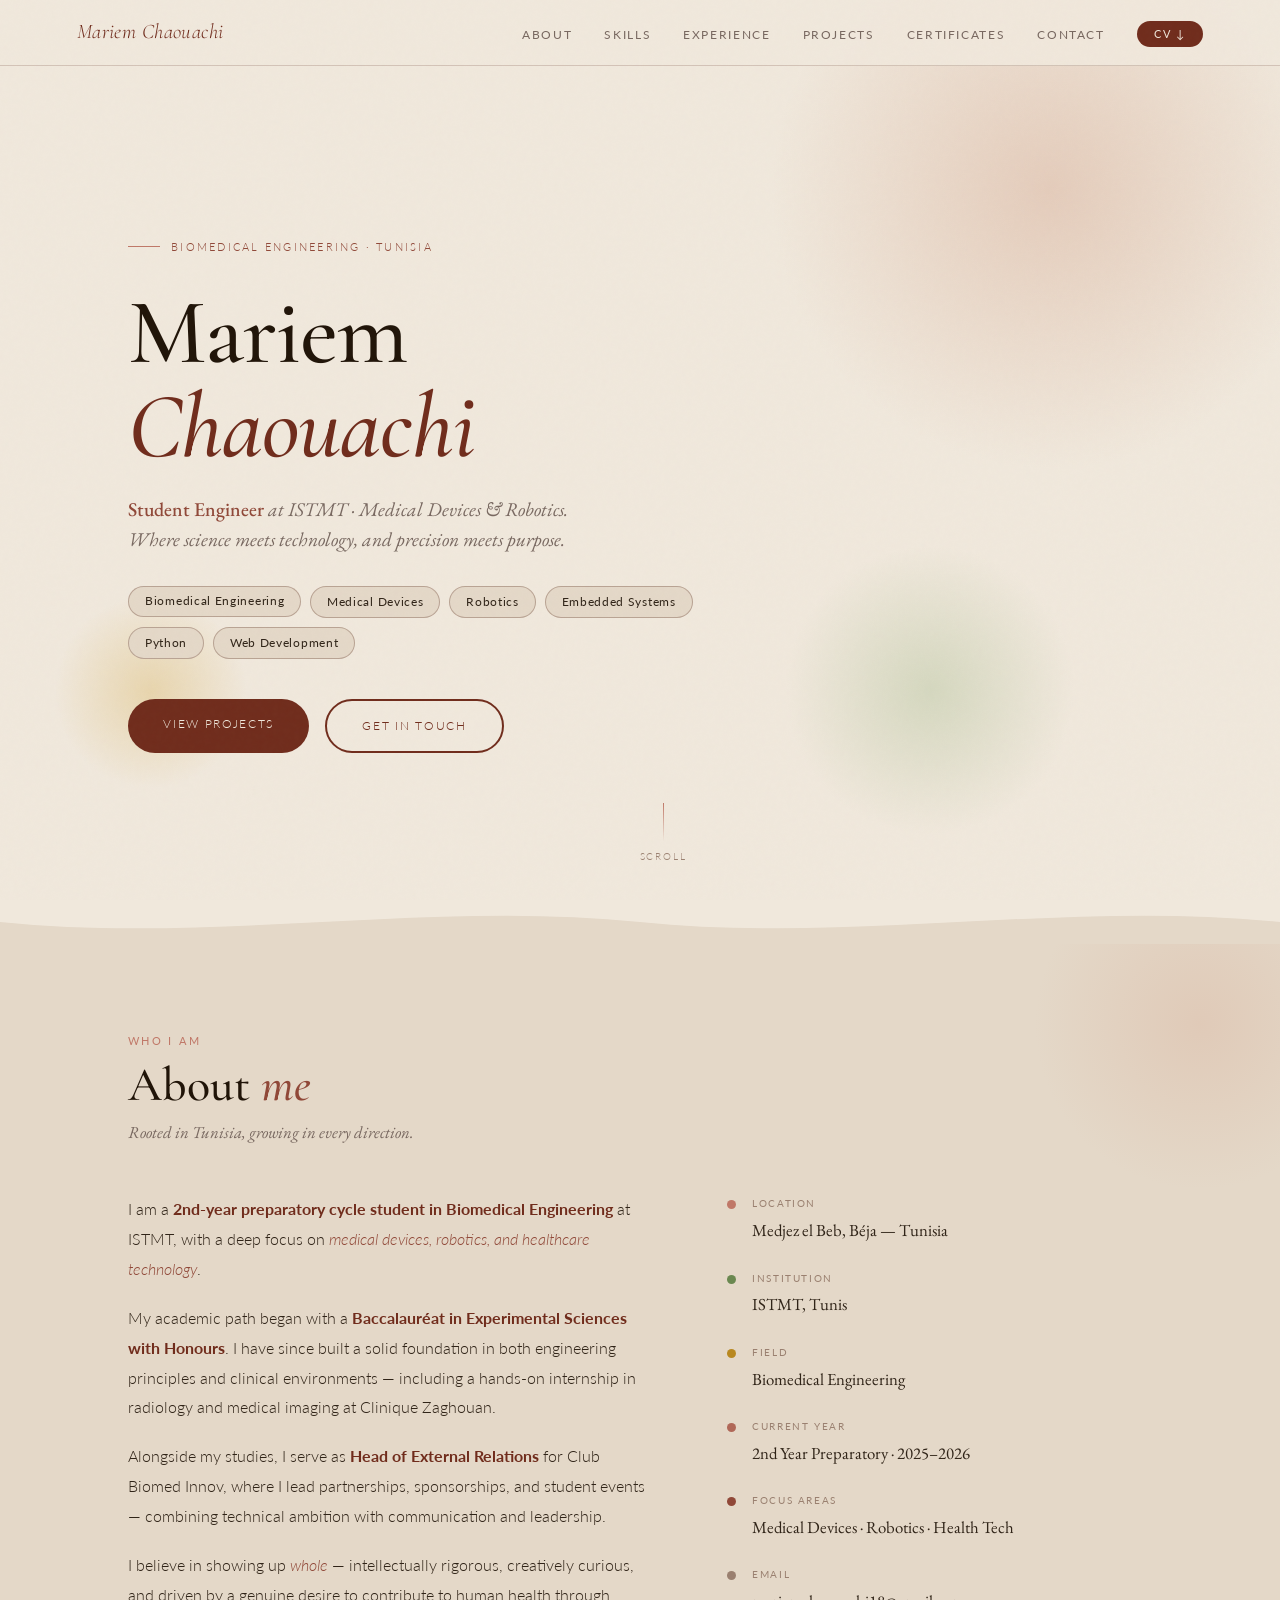
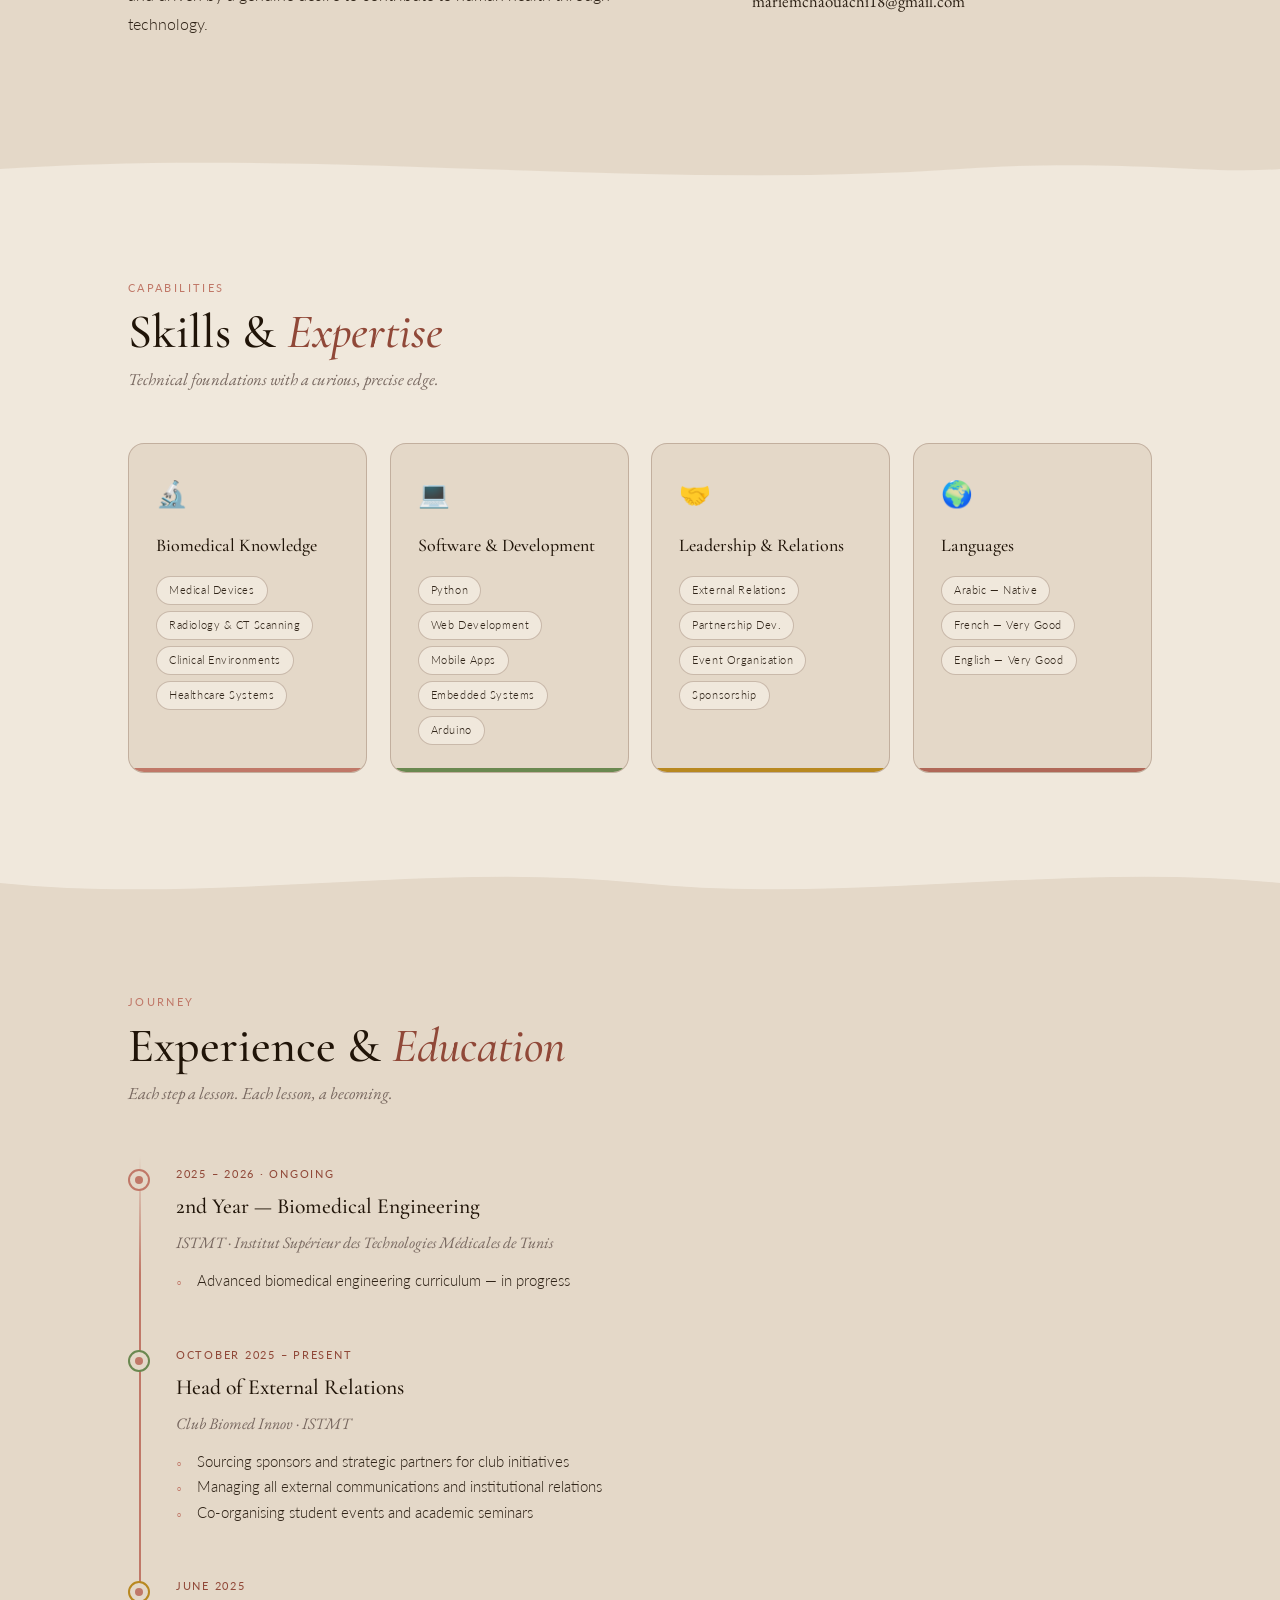
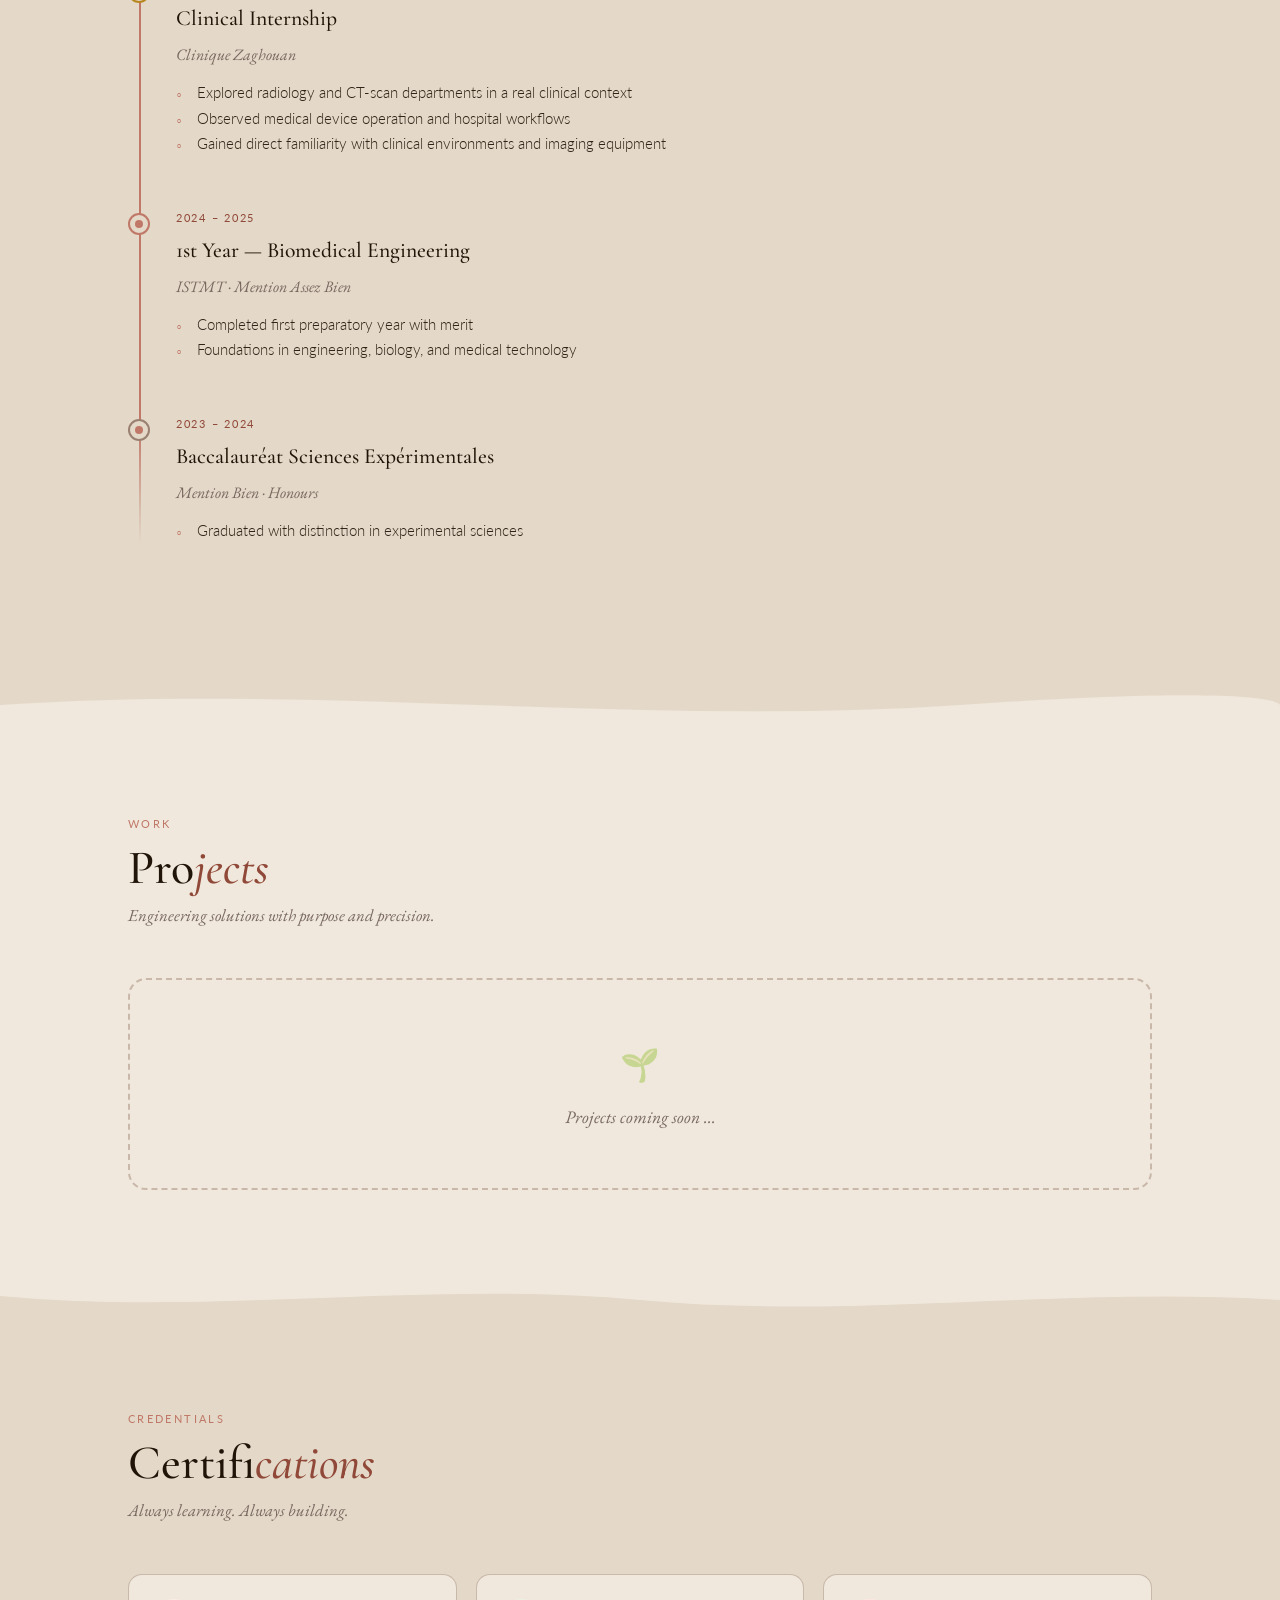
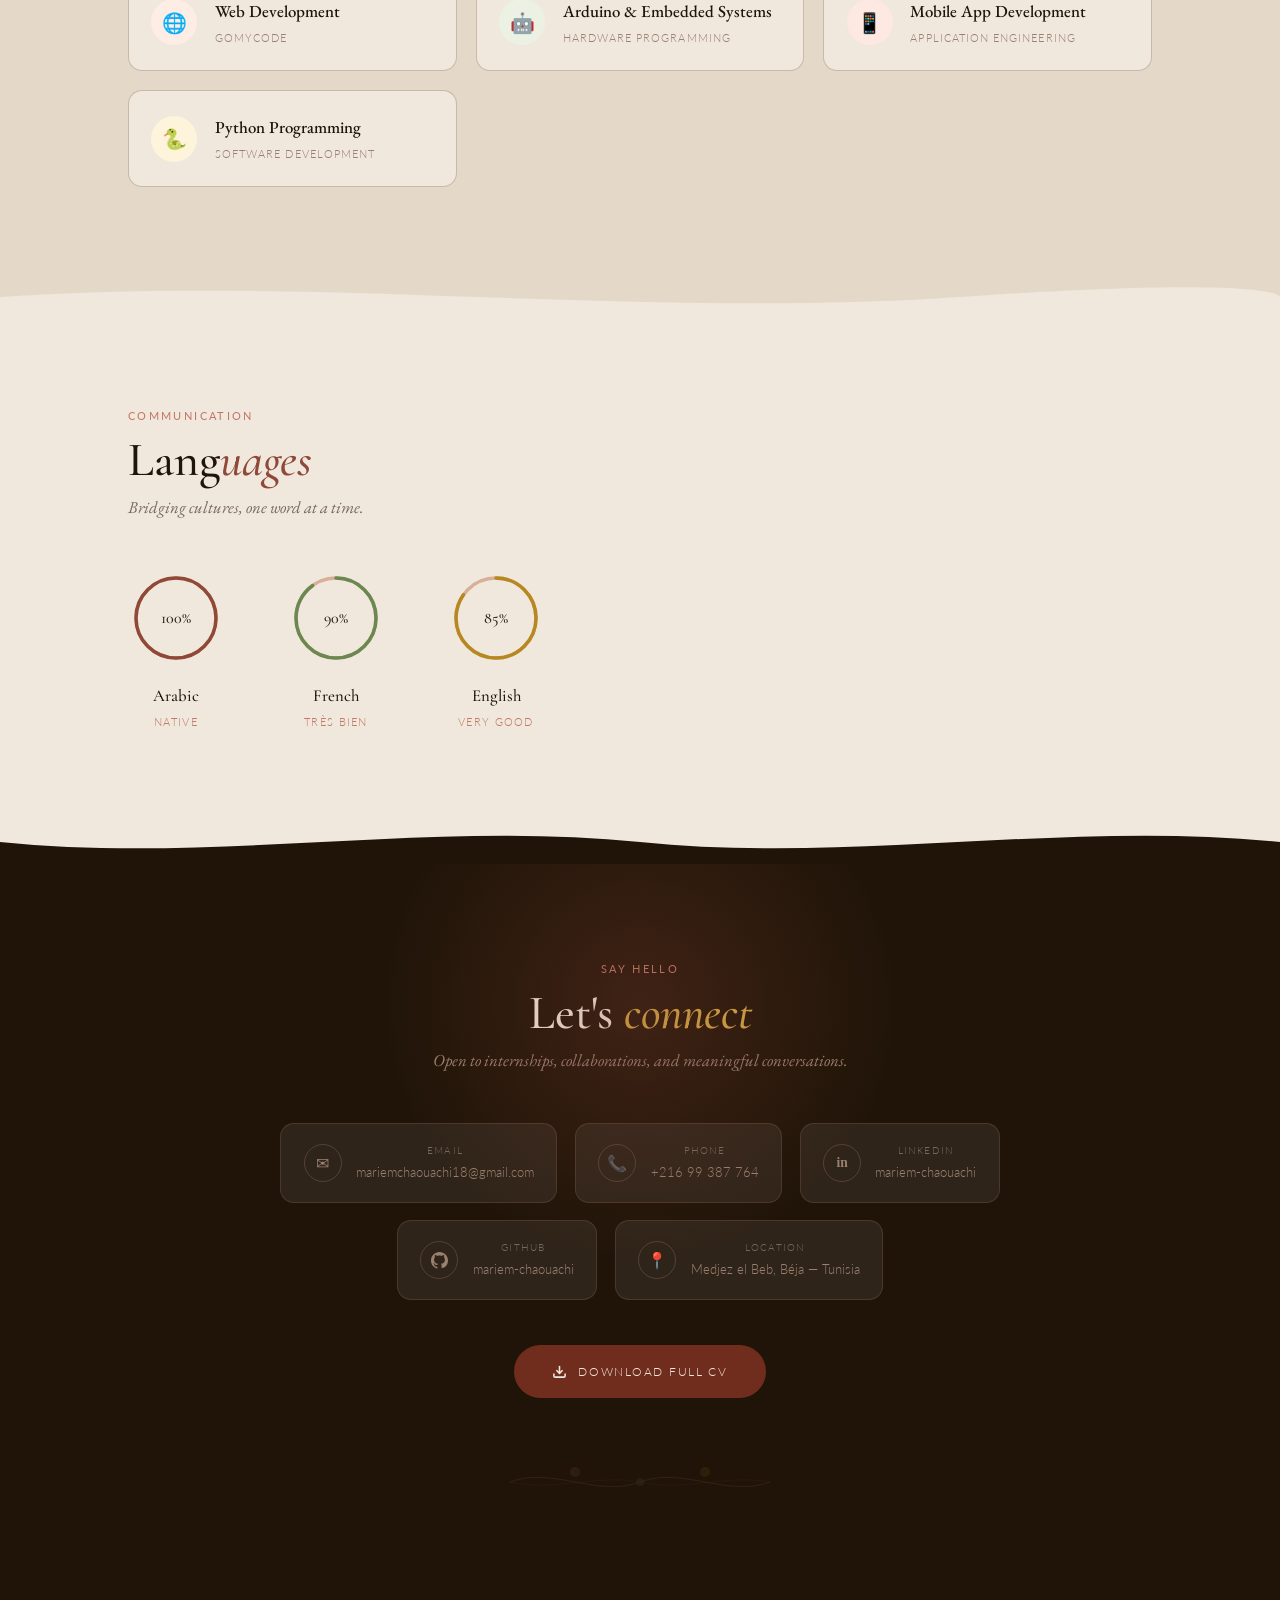
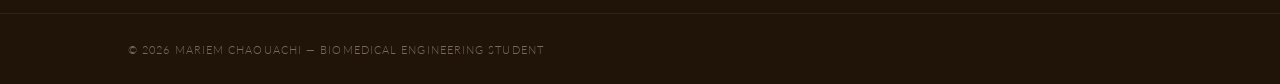
<file: portfolio.html>
<!DOCTYPE html>
<html lang="en">
<head>
<meta charset="UTF-8">
<meta name="viewport" content="width=device-width, initial-scale=1.0">
<title>Mariem Chaouachi — Biomedical Engineering</title>
<link href="https://fonts.googleapis.com/css2?family=Cormorant+Garamond:ital,wght@0,400;0,500;0,600;1,400;1,500&family=EB+Garamond:ital,wght@0,400;0,500;1,400&family=Lato:wght@300;400;700&display=swap" rel="stylesheet">
<style>
:root{
  --cream:#F0E8DC;--parchment:#E4D8C8;--blush:#D8B09A;
  --dusty-rose:#C07868;--mauve:#904838;--mauve-deep:#702C1C;
  --sage-light:#A8BC90;--sage:#6A8850;--olive:#506838;
  --honey:#B88820;--honey-light:#D4A840;--terracotta:#B06858;
  --mushroom:#9A8070;--stone:#786860;--charcoal:#302418;--ink:#201408;
}
*{margin:0;padding:0;box-sizing:border-box;}
html{scroll-behavior:smooth;}
body{background:var(--cream);color:var(--charcoal);font-family:'Lato',sans-serif;font-weight:300;overflow-x:hidden;line-height:1.75;}
body::after{content:'';position:fixed;inset:0;background-image:url("data:image/svg+xml,%3Csvg viewBox='0 0 200 200' xmlns='http://www.w3.org/2000/svg'%3E%3Cfilter id='n'%3E%3CfeTurbulence type='fractalNoise' baseFrequency='0.85' numOctaves='4' stitchTiles='stitch'/%3E%3C/filter%3E%3Crect width='100%25' height='100%25' filter='url(%23n)' opacity='0.04'/%3E%3C/svg%3E");pointer-events:none;z-index:999;opacity:0.55;}

/* NAV */
nav{position:fixed;top:0;left:0;right:0;z-index:200;background:rgba(240,232,220,0.93);backdrop-filter:blur(14px);border-bottom:1.5px solid rgba(144,112,96,0.3);height:66px;padding:0 6vw;display:flex;align-items:center;justify-content:space-between;}
.nav-logo{font-family:'Cormorant Garamond',serif;font-style:italic;font-size:1.3rem;color:var(--mauve-deep);letter-spacing:0.02em;text-decoration:none;}
.nav-links{display:flex;gap:2rem;list-style:none;align-items:center;}
.nav-links a{font-size:0.73rem;letter-spacing:0.14em;text-transform:uppercase;color:var(--stone);text-decoration:none;transition:color 0.25s;font-weight:400;}
.nav-links a:hover{color:var(--mauve);}
.nav-cv{background:var(--mauve-deep)!important;color:var(--cream)!important;padding:0.4rem 1.1rem;border-radius:50px;font-size:0.7rem!important;}
.nav-cv:hover{background:var(--mauve)!important;}

/* HERO */
#hero{min-height:100vh;display:flex;align-items:center;padding:80px 10vw 0;position:relative;overflow:hidden;}
.hblob{position:absolute;border-radius:50%;pointer-events:none;}
.b1{width:580px;height:580px;right:-60px;top:-100px;background:radial-gradient(circle,#D8B09A 0%,transparent 68%);opacity:0.5;}
.b2{width:300px;height:300px;right:200px;bottom:60px;background:radial-gradient(circle,#A8BC90 0%,transparent 68%);opacity:0.38;}
.b3{width:200px;height:200px;left:4vw;bottom:12vh;background:radial-gradient(circle,#D4A840 0%,transparent 68%);opacity:0.3;}
.hero-left{position:relative;z-index:2;max-width:620px;}
.hero-eyebrow{display:inline-flex;align-items:center;gap:0.7rem;font-size:0.7rem;letter-spacing:0.2em;text-transform:uppercase;color:var(--mauve);margin-bottom:1.8rem;animation:fadeUp 0.7s ease both;}
.eyeline{width:32px;height:1px;background:var(--dusty-rose);}
h1.ht{font-family:'Cormorant Garamond',serif;font-size:clamp(3.4rem,7.5vw,5.8rem);font-weight:500;line-height:1.02;color:var(--ink);letter-spacing:-0.01em;animation:fadeUp 0.85s 0.1s ease both;}
h1.ht em{font-style:italic;color:var(--mauve-deep);}
.hero-role{font-family:'EB Garamond',serif;font-style:italic;font-size:1.22rem;color:var(--stone);margin:1.2rem 0 2rem;line-height:1.55;animation:fadeUp 1s 0.18s ease both;}
.hero-role strong{font-style:normal;color:var(--mauve);font-weight:500;}
.hero-chips{display:flex;flex-wrap:wrap;gap:0.55rem;margin-bottom:2.5rem;animation:fadeUp 1.1s 0.26s ease both;}
.chip{background:var(--parchment);border:1.5px solid rgba(144,112,96,0.5);border-radius:50px;padding:0.3rem 1rem;font-size:0.72rem;letter-spacing:0.06em;color:var(--charcoal);font-weight:400;}
.hero-cta{display:flex;gap:1rem;flex-wrap:wrap;animation:fadeUp 1.2s 0.34s ease both;}
.btn-p{background:var(--mauve-deep);color:var(--cream);padding:0.9rem 2.2rem;border:none;border-radius:50px;font-family:'Lato';font-size:0.75rem;letter-spacing:0.14em;text-transform:uppercase;text-decoration:none;transition:background 0.25s,transform 0.2s;display:inline-block;}
.btn-p:hover{background:var(--mauve);transform:translateY(-2px);}
.btn-o{background:transparent;color:var(--mauve-deep);padding:0.9rem 2.2rem;border:2px solid var(--mauve-deep);border-radius:50px;font-family:'Lato';font-size:0.75rem;letter-spacing:0.14em;text-transform:uppercase;text-decoration:none;transition:all 0.25s;display:inline-block;}
.btn-o:hover{background:var(--mauve-deep);color:var(--cream);transform:translateY(-2px);}
.hero-floral{position:absolute;right:7vw;top:50%;transform:translateY(-50%);z-index:1;opacity:0.9;animation:fadeUp 1.3s 0.5s ease both;}
.scroll-hint{position:absolute;bottom:2.2rem;left:50%;transform:translateX(-50%);display:flex;flex-direction:column;align-items:center;gap:0.4rem;font-size:0.63rem;letter-spacing:0.18em;text-transform:uppercase;color:var(--mushroom);z-index:2;animation:fadeUp 1.5s 0.8s ease both;}
.scroll-line{width:1px;height:38px;background:linear-gradient(to bottom,var(--dusty-rose),transparent);animation:sp 2s ease-in-out infinite;}
@keyframes sp{0%,100%{opacity:0.4;}50%{opacity:1;}}

/* WAVE */
.wave{width:100%;overflow:hidden;line-height:0;display:block;}
.wave svg{display:block;width:100%;}

/* SECTIONS */
section{padding:5.5rem 10vw;}
.s-label{font-size:0.67rem;letter-spacing:0.22em;text-transform:uppercase;color:var(--dusty-rose);margin-bottom:0.5rem;font-weight:400;}
.s-title{font-family:'Cormorant Garamond',serif;font-size:clamp(2rem,4vw,3rem);font-weight:500;color:var(--ink);line-height:1.1;margin-bottom:0.4rem;}
.s-title em{font-style:italic;color:var(--mauve);}
.s-sub{font-family:'EB Garamond',serif;font-style:italic;color:var(--stone);font-size:1.05rem;margin-bottom:3rem;}

/* ABOUT */
#about{background:var(--parchment);position:relative;overflow:hidden;}
#about::before{content:'';position:absolute;top:-100px;right:-100px;width:360px;height:360px;border-radius:50%;background:radial-gradient(circle,#D8B09A 0%,transparent 65%);opacity:0.35;pointer-events:none;}
.about-grid{display:grid;grid-template-columns:1.1fr 0.9fr;gap:5rem;align-items:start;}
.about-text p{font-size:0.98rem;line-height:1.9;color:var(--charcoal);margin-bottom:1.2rem;}
.about-text p strong{font-weight:700;color:var(--mauve-deep);}
.about-text p em{font-style:italic;color:var(--mauve);}
.vitals{display:flex;flex-direction:column;gap:1.5rem;}
.vital{display:flex;align-items:flex-start;gap:1rem;}
.vdot{width:9px;height:9px;border-radius:50%;margin-top:5px;flex-shrink:0;}
.vlabel{font-size:0.63rem;letter-spacing:0.16em;text-transform:uppercase;color:var(--mushroom);margin-bottom:0.2rem;font-weight:400;}
.vval{font-family:'EB Garamond',serif;font-size:1.05rem;color:var(--charcoal);}

/* SKILLS */
#skills{background:var(--cream);}
.sg{display:grid;grid-template-columns:repeat(auto-fit,minmax(220px,1fr));gap:1.4rem;margin-top:0.5rem;}
.sc{background:var(--parchment);border:1.5px solid rgba(144,112,96,0.4);border-radius:16px;padding:1.7rem;position:relative;overflow:hidden;transition:transform 0.25s,box-shadow 0.25s;}
.sc:hover{transform:translateY(-5px);box-shadow:0 14px 36px rgba(112,44,28,0.13);}
.sc-bar{position:absolute;bottom:0;left:0;right:0;height:4px;border-radius:0 0 16px 16px;}
.sc-icon{font-size:1.6rem;margin-bottom:0.9rem;}
.sc h3{font-family:'Cormorant Garamond',serif;font-size:1.12rem;font-weight:500;color:var(--ink);margin-bottom:0.9rem;}
.tags{display:flex;flex-wrap:wrap;gap:0.4rem;}
.tag{background:var(--cream);border:1px solid rgba(144,112,96,0.4);border-radius:50px;padding:0.22rem 0.75rem;font-size:0.7rem;letter-spacing:0.05em;color:var(--charcoal);}

/* TIMELINE */
#experience{background:var(--parchment);}
.timeline{position:relative;padding-top:0.5rem;}
.timeline::before{content:'';position:absolute;left:11px;top:0;bottom:0;width:1.5px;background:linear-gradient(to bottom,transparent,var(--dusty-rose) 12%,var(--dusty-rose) 88%,transparent);}
.tli{padding-left:3rem;margin-bottom:3.2rem;position:relative;opacity:0;transform:translateX(-18px);transition:all 0.55s ease;}
.tli.visible{opacity:1;transform:translateX(0);}
.tldot{position:absolute;left:0;top:5px;width:22px;height:22px;border-radius:50%;border:2px solid var(--dusty-rose);background:var(--parchment);display:flex;align-items:center;justify-content:center;}
.tldot::after{content:'';width:8px;height:8px;border-radius:50%;background:var(--dusty-rose);}
.tl-date{font-size:0.68rem;letter-spacing:0.16em;text-transform:uppercase;color:var(--mauve);margin-bottom:0.3rem;font-weight:400;}
.tl-title{font-family:'Cormorant Garamond',serif;font-size:1.35rem;font-weight:500;color:var(--ink);margin-bottom:0.2rem;}
.tl-org{font-family:'EB Garamond',serif;font-style:italic;color:var(--stone);font-size:1rem;margin-bottom:0.7rem;}
.tl-list{list-style:none;}
.tl-list li{font-size:0.91rem;color:var(--charcoal);line-height:1.75;padding-left:1.3rem;position:relative;}
.tl-list li::before{content:'◦';position:absolute;left:0;color:var(--dusty-rose);font-size:1rem;}

/* PROJECTS */
#projects{background:var(--cream);}
.pg{display:grid;grid-template-columns:repeat(auto-fit,minmax(280px,1fr));gap:1.6rem;}
.pc{background:var(--parchment);border:1.5px solid rgba(144,112,96,0.4);border-radius:18px;overflow:hidden;transition:transform 0.25s,box-shadow 0.25s;display:flex;flex-direction:column;}
.pc:hover{transform:translateY(-5px);box-shadow:0 14px 36px rgba(112,44,28,0.12);}
.pc-head{padding:1.4rem 1.5rem 1rem;border-bottom:1px solid rgba(144,112,96,0.2);display:flex;align-items:center;gap:1rem;}
.pc-icon{width:46px;height:46px;border-radius:12px;display:flex;align-items:center;justify-content:center;font-size:1.3rem;flex-shrink:0;}
.pc-name{font-family:'Cormorant Garamond',serif;font-size:1.15rem;font-weight:500;color:var(--ink);line-height:1.2;}
.pc-type{font-size:0.66rem;letter-spacing:0.12em;text-transform:uppercase;color:var(--mushroom);margin-top:0.2rem;}
.pc-body{padding:1rem 1.5rem 1.5rem;flex:1;}
.pc-body p{font-size:0.88rem;color:var(--charcoal);line-height:1.75;margin-bottom:0.9rem;}
.pc-tags{display:flex;flex-wrap:wrap;gap:0.4rem;}
.pc-tag{background:var(--cream);border:1px solid rgba(144,112,96,0.35);border-radius:50px;padding:0.2rem 0.7rem;font-size:0.68rem;letter-spacing:0.06em;color:var(--stone);}
.ph{text-align:center;padding:3.5rem 2rem;border:2px dashed rgba(144,112,96,0.4);border-radius:18px;grid-column:1/-1;}
.ph p{font-family:'EB Garamond',serif;font-style:italic;font-size:1.1rem;color:var(--stone);margin-top:0.6rem;}

/* CERTS */
#certifications{background:var(--parchment);}
.certg{display:grid;grid-template-columns:repeat(auto-fit,minmax(250px,1fr));gap:1.2rem;margin-top:0.5rem;}
.certc{background:var(--cream);border:1.5px solid rgba(144,112,96,0.4);border-radius:14px;padding:1.4rem;display:flex;align-items:center;gap:1.1rem;transition:transform 0.22s,box-shadow 0.22s;}
.certc:hover{transform:translateY(-3px);box-shadow:0 8px 24px rgba(112,44,28,0.1);}
.cert-icon{width:46px;height:46px;flex-shrink:0;border-radius:50%;display:flex;align-items:center;justify-content:center;font-size:1.25rem;}
.cert-name{font-family:'EB Garamond',serif;font-size:1.05rem;color:var(--ink);font-weight:500;}
.cert-src{font-size:0.66rem;letter-spacing:0.1em;text-transform:uppercase;color:var(--mushroom);margin-top:0.15rem;}

/* LANGUAGES */
#languages{background:var(--cream);}
.lrow{display:flex;gap:4rem;flex-wrap:wrap;margin-top:2rem;}
.li{text-align:center;}
.lring{width:96px;height:96px;position:relative;margin:0 auto 0.9rem;}
.lring svg{position:absolute;inset:0;width:100%;height:100%;transform:rotate(-90deg);}
.lring circle{fill:none;stroke-width:3.5;stroke-linecap:round;}
.linner{position:absolute;inset:0;display:flex;align-items:center;justify-content:center;font-family:'Cormorant Garamond',serif;font-size:1rem;color:var(--charcoal);font-weight:500;}
.lname{font-family:'Cormorant Garamond',serif;font-size:1.05rem;color:var(--ink);font-weight:500;}
.llevel{font-size:0.67rem;letter-spacing:0.12em;text-transform:uppercase;color:var(--dusty-rose);margin-top:0.2rem;}

/* CONTACT */
#contact{background:var(--ink);color:var(--cream);text-align:center;padding:6rem 10vw;position:relative;overflow:hidden;}
#contact::before{content:'';position:absolute;top:-140px;left:50%;transform:translateX(-50%);width:560px;height:560px;border-radius:50%;background:radial-gradient(circle,rgba(144,72,56,0.28) 0%,transparent 65%);pointer-events:none;}
#contact .s-label{color:var(--dusty-rose);}
#contact .s-title{color:var(--cream);}
#contact .s-title em{color:var(--honey-light);}
#contact .s-sub{color:var(--mushroom);}
.ccards{display:flex;justify-content:center;flex-wrap:wrap;gap:1.1rem;margin-top:3rem;max-width:860px;margin-left:auto;margin-right:auto;}
.ccard{background:rgba(255,255,255,0.07);border:1px solid rgba(168,128,112,0.22);border-radius:14px;padding:1.1rem 1.4rem;display:flex;align-items:center;gap:0.9rem;text-decoration:none;color:var(--mushroom);font-size:0.85rem;transition:all 0.25s;min-width:190px;}
.ccard:hover{background:rgba(255,255,255,0.12);border-color:rgba(212,168,64,0.4);color:var(--honey-light);transform:translateY(-2px);}
.cc-icon{width:38px;height:38px;border-radius:50%;border:1px solid rgba(168,128,112,0.3);display:flex;align-items:center;justify-content:center;font-size:1rem;flex-shrink:0;}
.cclabel{font-size:0.62rem;letter-spacing:0.12em;text-transform:uppercase;color:var(--stone);margin-bottom:0.1rem;}
.ccval{font-size:0.83rem;color:inherit;}
.cv-cta{margin-top:2.8rem;}
.cv-cta a{display:inline-flex;align-items:center;gap:0.7rem;background:var(--mauve-deep);color:var(--cream);padding:1rem 2.4rem;border-radius:50px;font-size:0.77rem;letter-spacing:0.14em;text-transform:uppercase;text-decoration:none;transition:background 0.25s,transform 0.2s;}
.cv-cta a:hover{background:var(--mauve);transform:translateY(-2px);}
.cbotanical{margin-top:3.5rem;opacity:0.16;}

footer{background:var(--ink);border-top:1px solid rgba(144,112,96,0.15);padding:1.6rem 10vw;display:flex;justify-content:space-between;align-items:center;flex-wrap:wrap;gap:1rem;}
footer p{font-size:0.68rem;letter-spacing:0.1em;text-transform:uppercase;color:var(--stone);}
footer span{font-family:'Cormorant Garamond',serif;font-style:italic;font-size:0.9rem;color:var(--dusty-rose);}

/* ANIMATIONS */
@keyframes fadeUp{from{opacity:0;transform:translateY(22px);}to{opacity:1;transform:translateY(0);}}
.reveal{opacity:0;transform:translateY(26px);transition:opacity 0.65s ease,transform 0.65s ease;}
.reveal.visible{opacity:1;transform:translateY(0);}

@media(max-width:860px){
  .about-grid{grid-template-columns:1fr;gap:2.5rem;}
  .hero-floral{display:none;}
  section{padding:4rem 6vw;}
  .lrow{gap:2.5rem;}
  .nav-links li:not(:first-child):not(:last-child){display:none;}
}
</style>
</head>
<body>

<nav>
  <a href="#hero" class="nav-logo">Mariem Chaouachi</a>
  <ul class="nav-links">
    <li><a href="#about">About</a></li>
    <li><a href="#skills">Skills</a></li>
    <li><a href="#experience">Experience</a></li>
    <li><a href="#projects">Projects</a></li>
    <li><a href="#certifications">Certificates</a></li>
    <li><a href="#contact">Contact</a></li>
    <li><a href="CV.pdf" download class="nav-cv">CV ↓</a></li>
  </ul>
</nav>

<!-- HERO -->
<section id="hero">
  <div class="hblob b1"></div><div class="hblob b2"></div><div class="hblob b3"></div>
  <div class="hero-left">
    <div class="hero-eyebrow"><span class="eyeline"></span>Biomedical Engineering · Tunisia</div>
    <h1 class="ht">Mariem<br><em>Chaouachi</em></h1>
    <p class="hero-role"><strong>Student Engineer</strong> at ISTMT · Medical Devices &amp; Robotics.<br>Where science meets technology, and precision meets purpose.</p>
    <div class="hero-chips">
      <span class="chip">Biomedical Engineering</span>
      <span class="chip">Medical Devices</span>
      <span class="chip">Robotics</span>
      <span class="chip">Embedded Systems</span>
      <span class="chip">Python</span>
      <span class="chip">Web Development</span>
    </div>
    <div class="hero-cta">
      <a href="#projects" class="btn-p">View Projects</a>
      <a href="#contact" class="btn-o">Get in Touch</a>
    </div>
  </div>
  <div class="scroll-hint"><div class="scroll-line"></div><span>Scroll</span></div>
</section>

<div class="wave"><svg viewBox="0 0 1440 44" preserveAspectRatio="none" height="44"><path d="M0,22 C240,44 480,0 720,22 C960,44 1200,0 1440,22 L1440,44 L0,44 Z" fill="#E4D8C8"/></svg></div>

<!-- ABOUT -->
<section id="about">
  <div class="reveal"><div class="s-label">Who I Am</div><h2 class="s-title">About <em>me</em></h2><p class="s-sub">Rooted in Tunisia, growing in every direction.</p></div>
  <div class="about-grid">
    <div class="about-text reveal">
      <p>I am a <strong>2nd-year preparatory cycle student in Biomedical Engineering</strong> at ISTMT, with a deep focus on <em>medical devices, robotics, and healthcare technology</em>.</p>
      <p>My academic path began with a <strong>Baccalauréat in Experimental Sciences with Honours</strong>. I have since built a solid foundation in both engineering principles and clinical environments — including a hands-on internship in radiology and medical imaging at Clinique Zaghouan.</p>
      <p>Alongside my studies, I serve as <strong>Head of External Relations</strong> for Club Biomed Innov, where I lead partnerships, sponsorships, and student events — combining technical ambition with communication and leadership.</p>
      <p>I believe in showing up <em>whole</em> — intellectually rigorous, creatively curious, and driven by a genuine desire to contribute to human health through technology.</p>
    </div>
    <div class="vitals reveal">
      <div class="vital"><div class="vdot" style="background:#C07868"></div><div><div class="vlabel">Location</div><div class="vval">Medjez el Beb, Béja — Tunisia</div></div></div>
      <div class="vital"><div class="vdot" style="background:#6A8850"></div><div><div class="vlabel">Institution</div><div class="vval">ISTMT, Tunis</div></div></div>
      <div class="vital"><div class="vdot" style="background:#B88820"></div><div><div class="vlabel">Field</div><div class="vval">Biomedical Engineering</div></div></div>
      <div class="vital"><div class="vdot" style="background:#B06858"></div><div><div class="vlabel">Current Year</div><div class="vval">2nd Year Preparatory · 2025–2026</div></div></div>
      <div class="vital"><div class="vdot" style="background:#904838"></div><div><div class="vlabel">Focus Areas</div><div class="vval">Medical Devices · Robotics · Health Tech</div></div></div>
      <div class="vital"><div class="vdot" style="background:#9A8070"></div><div><div class="vlabel">Email</div><div class="vval">mariemchaouachi18@gmail.com</div></div></div>
    </div>
  </div>
</section>

<div class="wave" style="background:#E4D8C8"><svg viewBox="0 0 1440 44" preserveAspectRatio="none" height="44"><path d="M0,22 C360,0 720,44 1080,22 C1260,11 1360,28 1440,22 L1440,44 L0,44 Z" fill="#F0E8DC"/></svg></div>

<!-- SKILLS -->
<section id="skills">
  <div class="reveal"><div class="s-label">Capabilities</div><h2 class="s-title">Skills & <em>Expertise</em></h2><p class="s-sub">Technical foundations with a curious, precise edge.</p></div>
  <div class="sg">
    <div class="sc reveal"><div class="sc-icon">🔬</div><h3>Biomedical Knowledge</h3><div class="tags"><span class="tag">Medical Devices</span><span class="tag">Radiology & CT Scanning</span><span class="tag">Clinical Environments</span><span class="tag">Healthcare Systems</span></div><div class="sc-bar" style="background:#C07868"></div></div>
    <div class="sc reveal"><div class="sc-icon">💻</div><h3>Software & Development</h3><div class="tags"><span class="tag">Python</span><span class="tag">Web Development</span><span class="tag">Mobile Apps</span><span class="tag">Embedded Systems</span><span class="tag">Arduino</span></div><div class="sc-bar" style="background:#6A8850"></div></div>
    <div class="sc reveal"><div class="sc-icon">🤝</div><h3>Leadership & Relations</h3><div class="tags"><span class="tag">External Relations</span><span class="tag">Partnership Dev.</span><span class="tag">Event Organisation</span><span class="tag">Sponsorship</span></div><div class="sc-bar" style="background:#B88820"></div></div>
    <div class="sc reveal"><div class="sc-icon">🌍</div><h3>Languages</h3><div class="tags"><span class="tag">Arabic — Native</span><span class="tag">French — Very Good</span><span class="tag">English — Very Good</span></div><div class="sc-bar" style="background:#B06858"></div></div>
  </div>
</section>

<div class="wave"><svg viewBox="0 0 1440 44" preserveAspectRatio="none" height="44"><path d="M0,22 C240,44 480,0 720,22 C960,44 1200,0 1440,22 L1440,44 L0,44 Z" fill="#E4D8C8"/></svg></div>

<!-- EXPERIENCE -->
<section id="experience">
  <div class="reveal"><div class="s-label">Journey</div><h2 class="s-title">Experience & <em>Education</em></h2><p class="s-sub">Each step a lesson. Each lesson, a becoming.</p></div>
  <div class="timeline">
    <div class="tli"><div class="tldot"></div><div class="tl-date">2025 – 2026 · Ongoing</div><div class="tl-title">2nd Year — Biomedical Engineering</div><div class="tl-org">ISTMT · Institut Supérieur des Technologies Médicales de Tunis</div><ul class="tl-list"><li>Advanced biomedical engineering curriculum — in progress</li></ul></div>
    <div class="tli"><div class="tldot" style="border-color:#6A8850"></div><div class="tl-date">October 2025 – Present</div><div class="tl-title">Head of External Relations</div><div class="tl-org">Club Biomed Innov · ISTMT</div><ul class="tl-list"><li>Sourcing sponsors and strategic partners for club initiatives</li><li>Managing all external communications and institutional relations</li><li>Co-organising student events and academic seminars</li></ul></div>
    <div class="tli"><div class="tldot" style="border-color:#B88820"></div><div class="tl-date">June 2025</div><div class="tl-title">Clinical Internship</div><div class="tl-org">Clinique Zaghouan</div><ul class="tl-list"><li>Explored radiology and CT-scan departments in a real clinical context</li><li>Observed medical device operation and hospital workflows</li><li>Gained direct familiarity with clinical environments and imaging equipment</li></ul></div>
    <div class="tli"><div class="tldot" style="border-color:#C07868"></div><div class="tl-date">2024 – 2025</div><div class="tl-title">1st Year — Biomedical Engineering</div><div class="tl-org">ISTMT · Mention Assez Bien</div><ul class="tl-list"><li>Completed first preparatory year with merit</li><li>Foundations in engineering, biology, and medical technology</li></ul></div>
    <div class="tli"><div class="tldot" style="border-color:#9A8070"></div><div class="tl-date">2023 – 2024</div><div class="tl-title">Baccalauréat Sciences Expérimentales</div><div class="tl-org">Mention Bien · Honours</div><ul class="tl-list"><li>Graduated with distinction in experimental sciences</li></ul></div>
  </div>
</section>

<div class="wave" style="background:#E4D8C8"><svg viewBox="0 0 1440 44" preserveAspectRatio="none" height="44"><path d="M0,22 C360,0 720,44 1080,22 C1440,0 1440,22 1440,22 L1440,44 L0,44 Z" fill="#F0E8DC"/></svg></div>

<!-- PROJECTS -->
<section id="projects">
  <div class="reveal"><div class="s-label">Work</div><h2 class="s-title">Pro<em>jects</em></h2><p class="s-sub">Engineering solutions with purpose and precision.</p></div>
  <div class="pg reveal">
    <div class="ph"><div style="font-size:2rem;opacity:0.45">🌱</div><p>Projects coming soon ...</p></div>
  </div>
</section>

<div class="wave"><svg viewBox="0 0 1440 44" preserveAspectRatio="none" height="44"><path d="M0,18 C240,38 480,2 720,22 C960,42 1200,8 1440,22 L1440,44 L0,44 Z" fill="#E4D8C8"/></svg></div>

<!-- CERTIFICATIONS -->
<section id="certifications">
  <div class="reveal"><div class="s-label">Credentials</div><h2 class="s-title">Certifi<em>cations</em></h2><p class="s-sub">Always learning. Always building.</p></div>
  <div class="certg">
    <div class="certc reveal"><div class="cert-icon" style="background:#FEEDE4">🌐</div><div><div class="cert-name">Web Development</div><div class="cert-src">GoMyCode</div></div></div>
    <div class="certc reveal"><div class="cert-icon" style="background:#EBF2E4">🤖</div><div><div class="cert-name">Arduino & Embedded Systems</div><div class="cert-src">Hardware Programming</div></div></div>
    <div class="certc reveal"><div class="cert-icon" style="background:#FEE8E2">📱</div><div><div class="cert-name">Mobile App Development</div><div class="cert-src">Application Engineering</div></div></div>
    <div class="certc reveal"><div class="cert-icon" style="background:#FEF4DC">🐍</div><div><div class="cert-name">Python Programming</div><div class="cert-src">Software Development</div></div></div>
  </div>
</section>

<div class="wave" style="background:#E4D8C8"><svg viewBox="0 0 1440 44" preserveAspectRatio="none" height="44"><path d="M0,22 C360,0 720,44 1080,22 C1440,0 1440,22 1440,22 L1440,44 L0,44 Z" fill="#F0E8DC"/></svg></div>

<!-- LANGUAGES -->
<section id="languages">
  <div class="reveal"><div class="s-label">Communication</div><h2 class="s-title">Lang<em>uages</em></h2><p class="s-sub">Bridging cultures, one word at a time.</p></div>
  <div class="lrow reveal">
    <div class="li"><div class="lring"><svg viewBox="0 0 96 96"><circle cx="48" cy="48" r="40" stroke="#D8B09A" stroke-dasharray="251" stroke-dashoffset="0"/><circle cx="48" cy="48" r="40" stroke="#904838" stroke-dasharray="251" stroke-dashoffset="0" class="lp" data-o="0"/></svg><span class="linner">100%</span></div><div class="lname">Arabic</div><div class="llevel">Native</div></div>
    <div class="li"><div class="lring"><svg viewBox="0 0 96 96"><circle cx="48" cy="48" r="40" stroke="#D8B09A" stroke-dasharray="251" stroke-dashoffset="0"/><circle cx="48" cy="48" r="40" stroke="#6A8850" stroke-dasharray="251" stroke-dashoffset="25" class="lp" data-o="25"/></svg><span class="linner">90%</span></div><div class="lname">French</div><div class="llevel">Très Bien</div></div>
    <div class="li"><div class="lring"><svg viewBox="0 0 96 96"><circle cx="48" cy="48" r="40" stroke="#D8B09A" stroke-dasharray="251" stroke-dashoffset="0"/><circle cx="48" cy="48" r="40" stroke="#B88820" stroke-dasharray="251" stroke-dashoffset="38" class="lp" data-o="38"/></svg><span class="linner">85%</span></div><div class="lname">English</div><div class="llevel">Very Good</div></div>
  </div>
</section>

<div class="wave"><svg viewBox="0 0 1440 44" preserveAspectRatio="none" height="44"><path d="M0,22 C240,44 480,0 720,22 C960,44 1200,0 1440,22 L1440,44 L0,44 Z" fill="#201408"/></svg></div>

<!-- CONTACT -->
<section id="contact">
  <div class="s-label">Say Hello</div>
  <h2 class="s-title">Let's <em>connect</em></h2>
  <p class="s-sub">Open to internships, collaborations, and meaningful conversations.</p>
  <div class="ccards">
    <a href="mailto:mariemchaouachi18@gmail.com" class="ccard"><span class="cc-icon">✉</span><div><div class="cclabel">Email</div><div class="ccval">mariemchaouachi18@gmail.com</div></div></a>
    <a href="tel:+21699387764" class="ccard"><span class="cc-icon">📞</span><div><div class="cclabel">Phone</div><div class="ccval">+216 99 387 764</div></div></a>
    <a href="https://www.linkedin.com/in/mariem-chaouachi/" target="_blank" rel="noopener" class="ccard"><span class="cc-icon" style="font-family:serif;font-weight:700;font-size:0.85rem">in</span><div><div class="cclabel">LinkedIn</div><div class="ccval">mariem-chaouachi</div></div></a>
    <a href="https://github.com/mariem-chaouachi" target="_blank" rel="noopener" class="ccard"><span class="cc-icon"><svg width="17" height="17" viewBox="0 0 24 24" fill="currentColor"><path d="M12 0C5.37 0 0 5.37 0 12c0 5.3 3.438 9.8 8.205 11.385.6.113.82-.258.82-.577 0-.285-.01-1.04-.015-2.04-3.338.724-4.042-1.61-4.042-1.61C4.422 17.07 3.633 16.7 3.633 16.7c-1.087-.744.084-.729.084-.729 1.205.084 1.838 1.236 1.838 1.236 1.07 1.835 2.809 1.305 3.495.998.108-.776.417-1.305.76-1.605-2.665-.3-5.466-1.332-5.466-5.93 0-1.31.465-2.38 1.235-3.22-.135-.303-.54-1.523.105-3.176 0 0 1.005-.322 3.3 1.23.96-.267 1.98-.399 3-.405 1.02.006 2.04.138 3 .405 2.28-1.552 3.285-1.23 3.285-1.23.645 1.653.24 2.873.12 3.176.765.84 1.23 1.91 1.23 3.22 0 4.61-2.805 5.625-5.475 5.92.42.36.81 1.096.81 2.22 0 1.606-.015 2.896-.015 3.286 0 .315.21.69.825.57C20.565 21.795 24 17.295 24 12c0-6.63-5.37-12-12-12"/></svg></span><div><div class="cclabel">GitHub</div><div class="ccval">mariem-chaouachi</div></div></a>
    <a href="#" class="ccard"><span class="cc-icon">📍</span><div><div class="cclabel">Location</div><div class="ccval">Medjez el Beb, Béja — Tunisia</div></div></a>
  </div>
  <div class="cv-cta"><a href="CV.pdf" download><svg width="15" height="15" viewBox="0 0 24 24" fill="none" stroke="currentColor" stroke-width="2.5"><path d="M21 15v4a2 2 0 01-2 2H5a2 2 0 01-2-2v-4"/><polyline points="7 10 12 15 17 10"/><line x1="12" y1="15" x2="12" y2="3"/></svg>Download Full CV</a></div>
  <div class="cbotanical"><svg width="260" height="55" viewBox="0 0 260 55" xmlns="http://www.w3.org/2000/svg"><g stroke="#C07868" stroke-width="0.8" fill="none"><path d="M0,28 C43,12 87,44 130,28 C173,12 217,44 260,28"/><path d="M0,28 C43,38 87,20 130,28 C173,38 217,20 260,28" opacity="0.4"/><circle cx="65" cy="18" r="5" fill="#C07868" stroke="none" opacity="0.6"/><circle cx="130" cy="28" r="4" fill="#6A8850" stroke="none" opacity="0.6"/><circle cx="195" cy="18" r="5" fill="#B88820" stroke="none" opacity="0.6"/></g></svg></div>
</section>

<footer>
  <p>© 2026 Mariem Chaouachi — Biomedical Engineering Student</p>
</footer>

<script>
const obs=new IntersectionObserver(e=>{e.forEach(x=>{if(x.isIntersecting)x.target.classList.add('visible');});},{threshold:0.1});
document.querySelectorAll('.reveal,.tli').forEach((el,i)=>{el.style.transitionDelay=(i%4)*0.07+'s';obs.observe(el);});

const lo=new IntersectionObserver(e=>{e.forEach(x=>{if(x.isIntersecting){x.target.querySelectorAll('.lp').forEach(c=>{const t=parseInt(c.dataset.o);c.style.strokeDashoffset='251';setTimeout(()=>{c.style.transition='stroke-dashoffset 1.4s cubic-bezier(.4,0,.2,1)';c.style.strokeDashoffset=t;},200);});}});},{threshold:0.3});
document.querySelectorAll('.lrow').forEach(el=>lo.observe(el));

document.querySelectorAll('a[href^="#"]').forEach(a=>{a.addEventListener('click',e=>{const t=document.querySelector(a.getAttribute('href'));if(t){e.preventDefault();t.scrollIntoView({behavior:'smooth'});}});});
</script>
</body>
</html>
</file>
